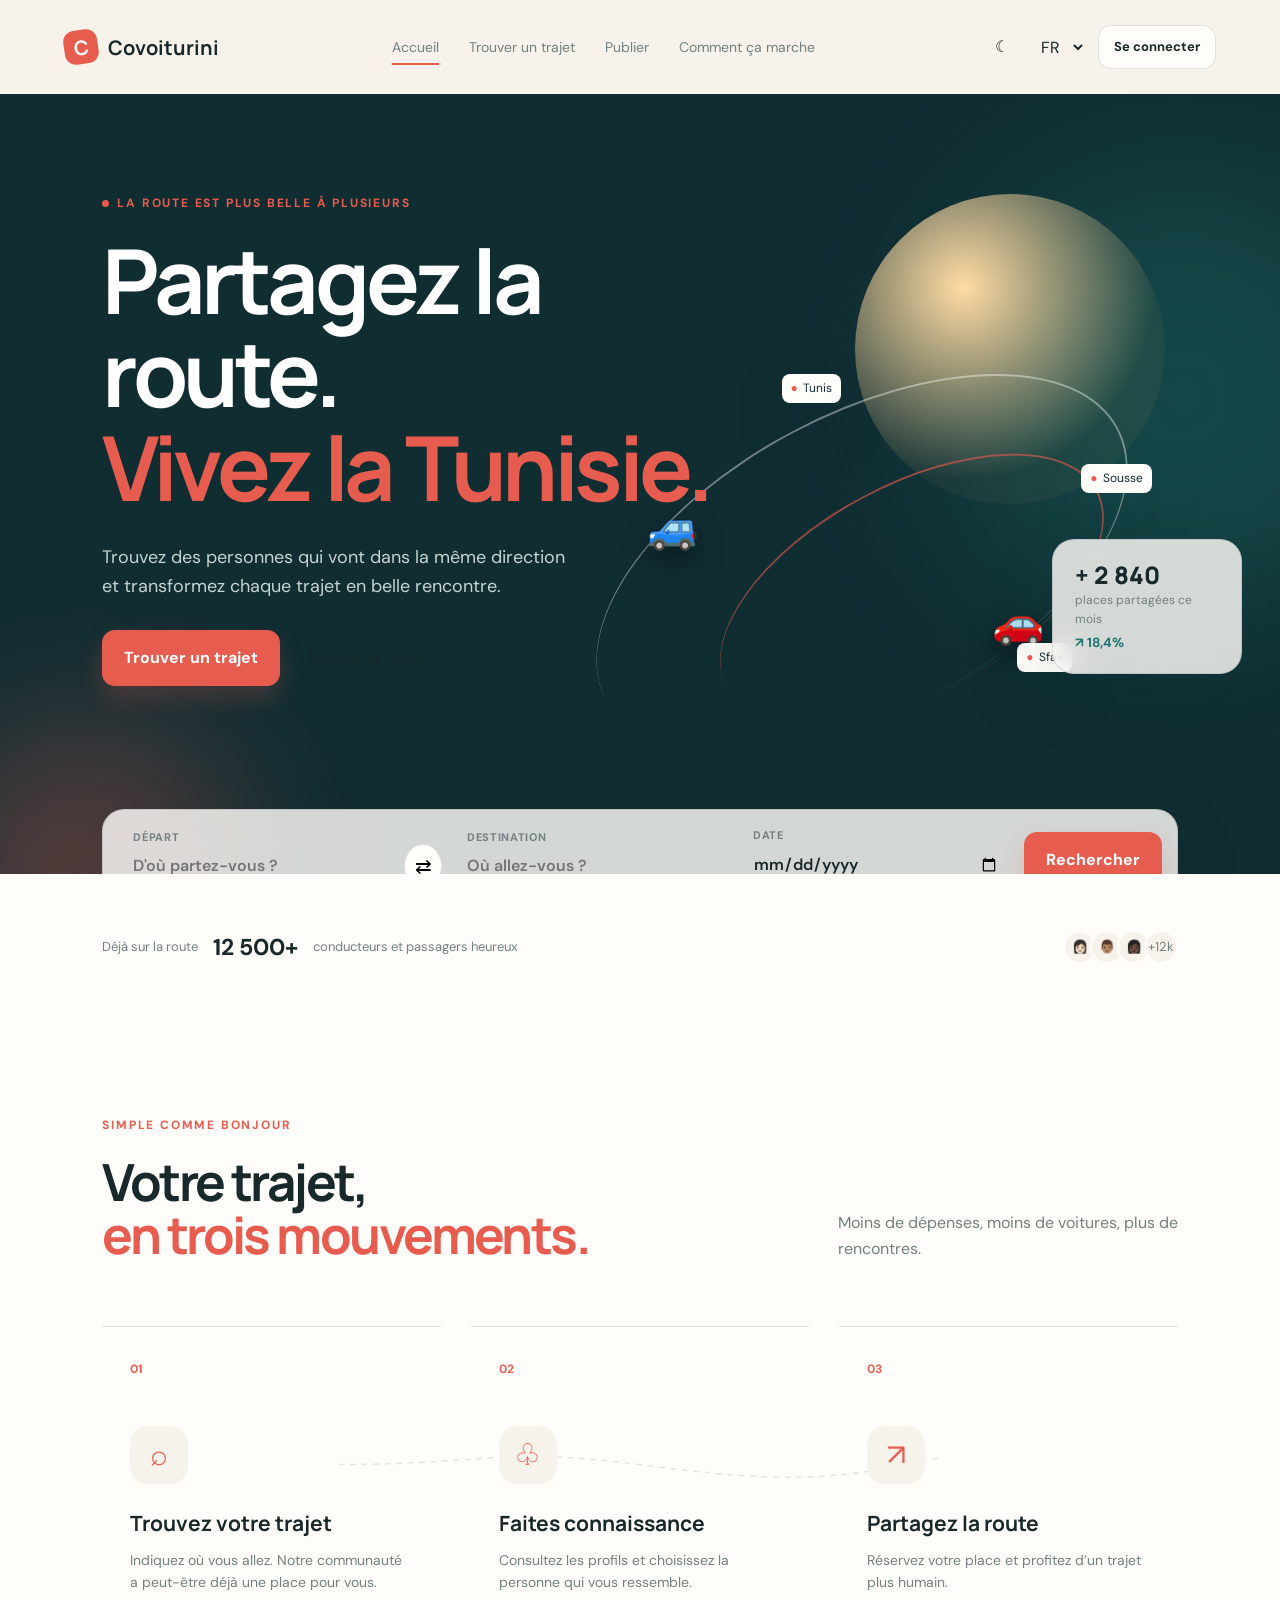
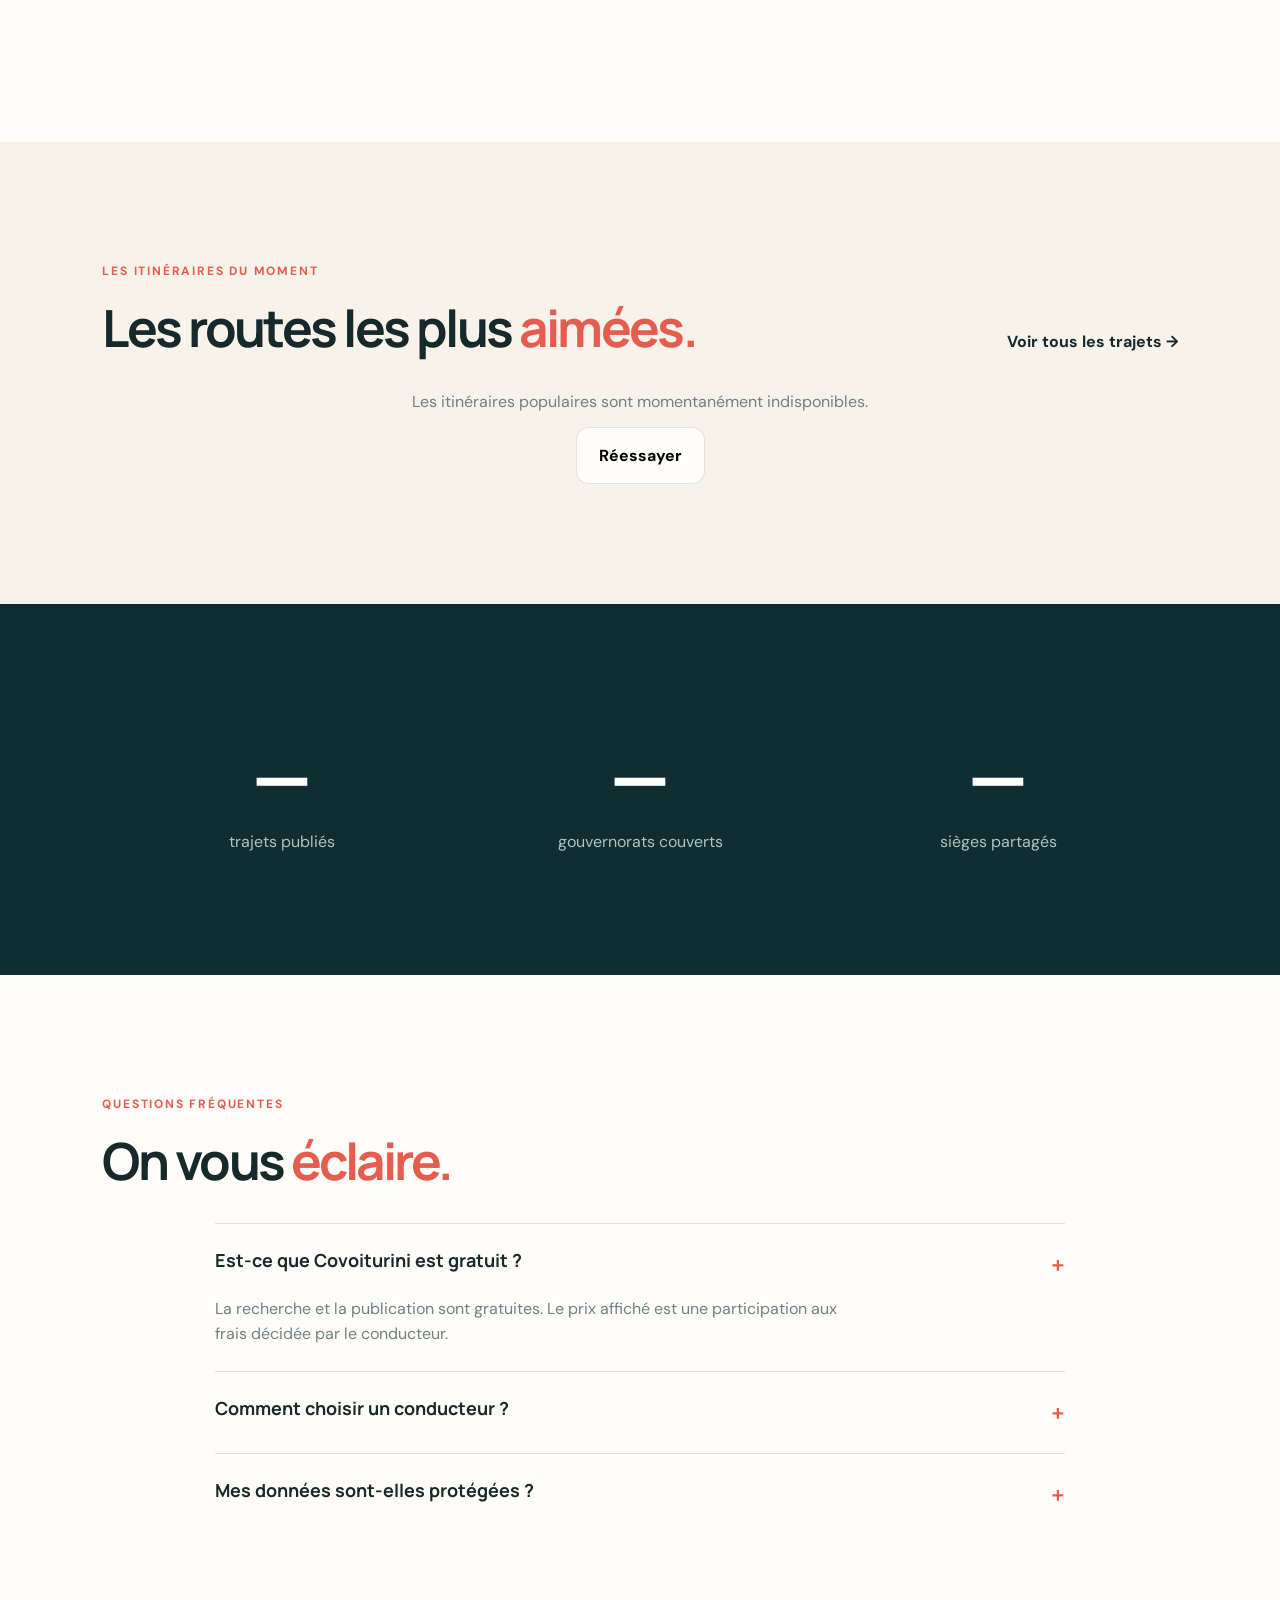
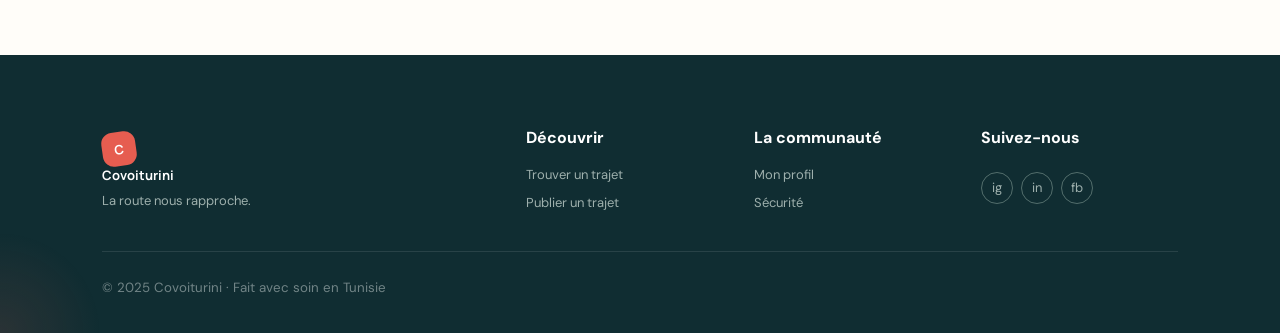
<file: index.html>
<!doctype html>
<html lang="fr">
<head>
  <meta charset="UTF-8">
  <meta name="viewport" content="width=device-width, initial-scale=1">
  <meta name="description" content="Covoiturini — partagez vos trajets en Tunisie.">
  <title>Covoiturini — Partageons la route</title>
  <link rel="preconnect" href="https://fonts.googleapis.com">
  <link rel="preconnect" href="https://fonts.gstatic.com" crossorigin>
  <link href="https://fonts.googleapis.com/css2?family=Cairo:wght@400;600;700&family=DM+Sans:wght@400;500;600;700&family=Manrope:wght@700;800&display=swap" rel="stylesheet">
  <link rel="stylesheet" href="css/style.css">
  <link rel="stylesheet" href="css/animations.css">
  <link rel="stylesheet" href="css/responsive.css">
</head>
<body data-page="home">
  <a class="skip-link" href="#main-content">Aller au contenu</a>
  <div class="preloader" aria-label="Chargement"><span class="preloader__car">🚙</span><span class="preloader__line"></span></div>
  <header class="site-header" data-header>
    <a class="brand" href="index.html"><span class="brand__mark">C</span><span>Covoiturini</span></a>
    <nav class="nav" data-nav aria-label="Navigation principale">
      <a class="nav__link is-active" href="index.html" data-i18n="nav.home">Accueil</a>
      <a class="nav__link" href="search.html" data-i18n="nav.find">Trouver un trajet</a>
      <a class="nav__link" href="publish.html" data-i18n="nav.publish">Publier</a>
      <a class="nav__link" href="#how" data-i18n="nav.how">Comment ça marche</a>
    </nav>
    <div class="header-actions">
      <button class="icon-button" data-theme-toggle aria-label="Changer de thème">☾</button>
      <select class="language-select" data-language aria-label="Langue"><option value="fr">FR</option><option value="ar">AR</option><option value="en">EN</option></select>
      <a class="button button--small button--ghost hide-mobile" href="login.html" data-i18n="nav.login">Se connecter</a>
      <button class="menu-button" data-menu-button aria-label="Ouvrir le menu"><i></i><i></i></button>
    </div>
  </header>
  <div class="mobile-menu" data-mobile-menu>
    <a href="index.html">Accueil</a><a href="search.html">Trouver un trajet</a><a href="publish.html">Publier</a><a href="#how">Comment ça marche</a>
  </div>

  <main id="main-content">
    <section class="hero section">
      <div class="hero__blob hero__blob--one"></div><div class="hero__blob hero__blob--two"></div>
      <div class="hero__content reveal">
        <p class="eyebrow"><span class="eyebrow__dot"></span><span data-i18n="hero.eyebrow">La route est plus belle à plusieurs</span></p>
        <h1 class="hero__title" data-i18n="hero.title">Partagez la route.<br><em>Vivez la Tunisie.</em></h1>
        <p class="hero__text" data-i18n="hero.text">Trouvez des personnes qui vont dans la même direction et transformez chaque trajet en belle rencontre.</p>
        <div class="hero__actions"><a class="button button--primary magnetic" href="search.html" data-i18n="hero.cta">Trouver un trajet <span>↗</span></a><a class="text-link" href="publish.html" data-i18n="hero.publish">Publier le mien <span>→</span></a></div>
      </div>
      <div class="hero__visual reveal reveal--delay">
        <div class="hero__sun"></div><div class="route route--main"></div><div class="route route--secondary"></div>
        <div class="car car--one">🚙</div><div class="car car--two">🚗</div><div class="map-pin map-pin--tunis">Tunis</div><div class="map-pin map-pin--sousse">Sousse</div><div class="map-pin map-pin--sfax">Sfax</div>
        <div class="hero__card glass"><strong>+ 2 840</strong><span>places partagées ce mois</span><small>↗ 18,4%</small></div>
      </div>
      <form class="search-card glass reveal" data-search-form>
        <div class="search-card__field"><label for="from" data-i18n="search.from">Départ</label><input id="from" name="from" list="cities" placeholder="D'où partez-vous ?" required></div>
        <button class="swap-button" type="button" data-swap aria-label="Inverser le trajet">⇄</button>
        <div class="search-card__field"><label for="to" data-i18n="search.to">Destination</label><input id="to" name="to" list="cities" placeholder="Où allez-vous ?" required></div>
        <div class="search-card__field search-card__field--date"><label for="date" data-i18n="search.date">Date</label><input id="date" name="date" type="date"></div>
        <button class="button button--primary search-card__submit" type="submit" data-i18n="search.button">Rechercher <span>↗</span></button>
      </form>
      <datalist id="cities"><option>Tunis</option><option>Ariana</option><option>Manouba</option><option>Sousse</option><option>Sfax</option><option>Gabès</option><option>Nabeul</option><option>Bizerte</option><option>Monastir</option><option>Kairouan</option></datalist>
    </section>

    <section class="trust-strip"><span>Déjà sur la route</span><strong>12 500+</strong><span>conducteurs et passagers heureux</span><div class="avatars"><i>👩🏻</i><i>👨🏽</i><i>👩🏿</i><i>+12k</i></div></section>

    <section class="section section--light" id="how">
      <div class="section-heading reveal"><div><p class="eyebrow">Simple comme bonjour</p><h2 data-i18n="how.title">Votre trajet,<br><em>en trois mouvements.</em></h2></div><p data-i18n="how.text">Moins de dépenses, moins de voitures, plus de rencontres. Covoiturini rend le partage naturel.</p></div>
      <div class="steps">
        <svg class="steps__line" viewBox="0 0 900 80" aria-hidden="true"><path d="M30 45 C230 45,260 20,450 45 S720 70,870 35"/></svg>
        <article class="step reveal"><span class="step__number">01</span><div class="step__icon">⌕</div><h3 data-i18n="how.one.title">Trouvez votre trajet</h3><p data-i18n="how.one.text">Indiquez où vous allez. Notre communauté a peut-être déjà une place pour vous.</p></article>
        <article class="step reveal reveal--delay"><span class="step__number">02</span><div class="step__icon">♧</div><h3 data-i18n="how.two.title">Faites connaissance</h3><p data-i18n="how.two.text">Consultez les profils, les avis et choisissez la personne qui vous ressemble.</p></article>
        <article class="step reveal reveal--delay-2"><span class="step__number">03</span><div class="step__icon">↗</div><h3 data-i18n="how.three.title">Partagez la route</h3><p data-i18n="how.three.text">Réservez votre place et profitez d'un trajet plus humain et plus léger.</p></article>
      </div>
    </section>

    <section class="section routes-section">
      <div class="section-heading section-heading--compact reveal"><div><p class="eyebrow">Les itinéraires du moment</p><h2>Les routes les plus <em>aimées.</em></h2></div><a class="text-link" href="search.html">Voir tous les trajets →</a></div>
      <div class="route-grid" data-popular-routes><div class="skeleton-card" aria-label="Chargement des itinéraires"></div><div class="skeleton-card" aria-label="Chargement des itinéraires"></div><div class="skeleton-card" aria-label="Chargement des itinéraires"></div></div>
      <div class="data-state" data-popular-state></div>
    </section>

    <section class="stats section section--dark">
      <div class="stat reveal"><strong data-stat="rides_published">—</strong><span>trajets publiés</span></div><div class="stat reveal reveal--delay"><strong data-stat="cities_covered">—</strong><span>gouvernorats couverts</span></div><div class="stat reveal reveal--delay-2"><strong data-stat="seats_shared">—</strong><span>sièges partagés</span></div>
    </section>

    <section class="section faq-section"><div class="section-heading section-heading--compact reveal"><div><p class="eyebrow">Questions fréquentes</p><h2>On vous <em>éclaire.</em></h2></div></div><div class="faq reveal"><details open><summary>Est-ce que Covoiturini est gratuit ? <span>+</span></summary><p>La recherche et la publication sont gratuites. Le prix affiché est une participation aux frais décidée par le conducteur.</p></details><details><summary>Comment choisir un conducteur ? <span>+</span></summary><p>Chaque profil présente ses informations et ses évaluations. Vous gardez toujours le choix de confirmer ou non.</p></details><details><summary>Mes données sont-elles protégées ? <span>+</span></summary><p>Votre numéro reste masqué jusqu'à ce que vous décidiez de le partager avec l'autre membre.</p></details></div></section>
  </main>
  <footer class="footer"><div class="footer__brand"><a class="brand" href="index.html"><span class="brand__mark">C</span><span>Covoiturini</span></a><p>La route nous rapproche.</p></div><div><h4>Découvrir</h4><a href="search.html">Trouver un trajet</a><a href="publish.html">Publier un trajet</a></div><div><h4>La communauté</h4><a href="profile.html">Mon profil</a><a href="#">Sécurité</a></div><div><h4>Suivez-nous</h4><div class="socials"><a href="#">ig</a><a href="#">in</a><a href="#">fb</a></div></div><small>© 2025 Covoiturini · Fait avec soin en Tunisie</small></footer>
  <script src="js/i18n.js"></script><script src="js/animations.js"></script><script src="js/api.js"></script><script src="js/home.js"></script><script src="js/main.js"></script>
</body>
</html>
</file>
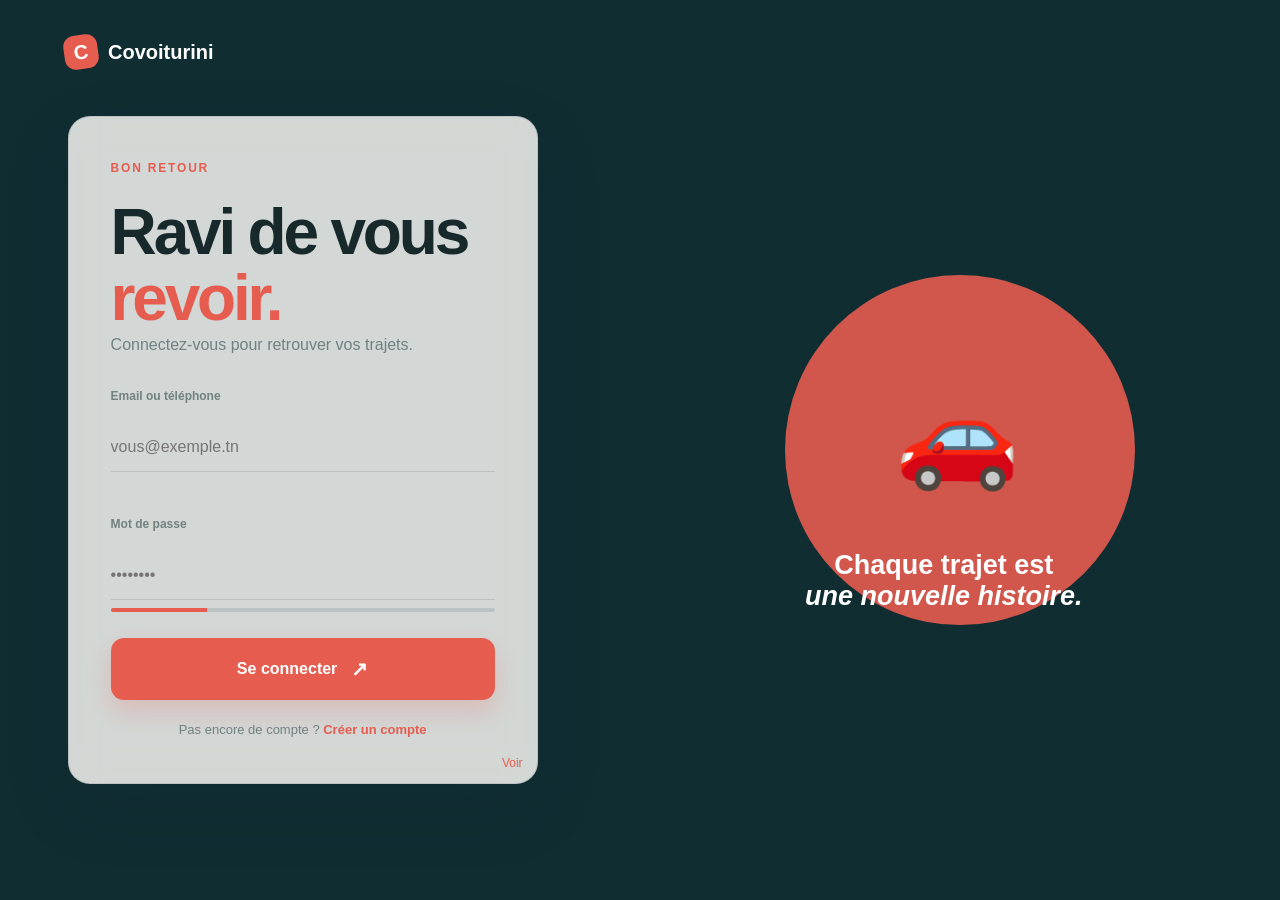
<file: login.html>
<!doctype html>
<html lang="fr">
<head>
  <meta charset="UTF-8"><meta name="viewport" content="width=device-width,initial-scale=1">
  <meta name="theme-color" content="#102d32"><title>Connexion — Covoiturini</title>
  <link rel="stylesheet" href="css/style.css"><link rel="stylesheet" href="css/animations.css"><link rel="stylesheet" href="css/responsive.css">
</head>
<body data-page="auth">
  <a class="skip-link" href="#main-content">Aller au contenu</a>
  <main class="auth-page" id="main-content">
    <a class="brand auth-brand" href="index.html" aria-label="Covoiturini - accueil"><span class="brand__mark" aria-hidden="true">C</span><span>Covoiturini</span></a>
    <div class="auth-card glass">
      <p class="eyebrow">Bon retour</p><h1>Ravi de vous <em>revoir.</em></h1>
      <p class="muted">Connectez-vous pour retrouver vos trajets.</p>
      <form data-auth-form data-auth-mode="login" novalidate>
        <label for="login-identifier">Email ou téléphone</label>
        <input id="login-identifier" required name="identifier" type="text" autocomplete="username" placeholder="vous@exemple.tn" aria-describedby="login-identifier-error">
        <p class="field-error" id="login-identifier-error" data-field-error="identifier"></p>
        <label for="login-password">Mot de passe</label>
        <input id="login-password" required name="password" type="password" autocomplete="current-password" placeholder="••••••••" aria-describedby="login-password-error">
        <p class="field-error" id="login-password-error" data-field-error="password"></p>
        <button class="button button--primary button--full" type="submit" data-submit-button>Se connecter <span aria-hidden="true">↗</span></button>
      </form>
      <p class="auth-switch">Pas encore de compte ? <a href="register.html">Créer un compte</a></p>
    </div>
    <div class="auth-art" aria-hidden="true"><div class="auth-art__circle"></div><span>🚗</span><p>Chaque trajet est<br><em>une nouvelle histoire.</em></p></div>
  </main>
  <script src="js/api.js"></script><script src="js/auth.js"></script><script src="js/i18n.js"></script><script src="js/main.js"></script>
</body>
</html>
</file>
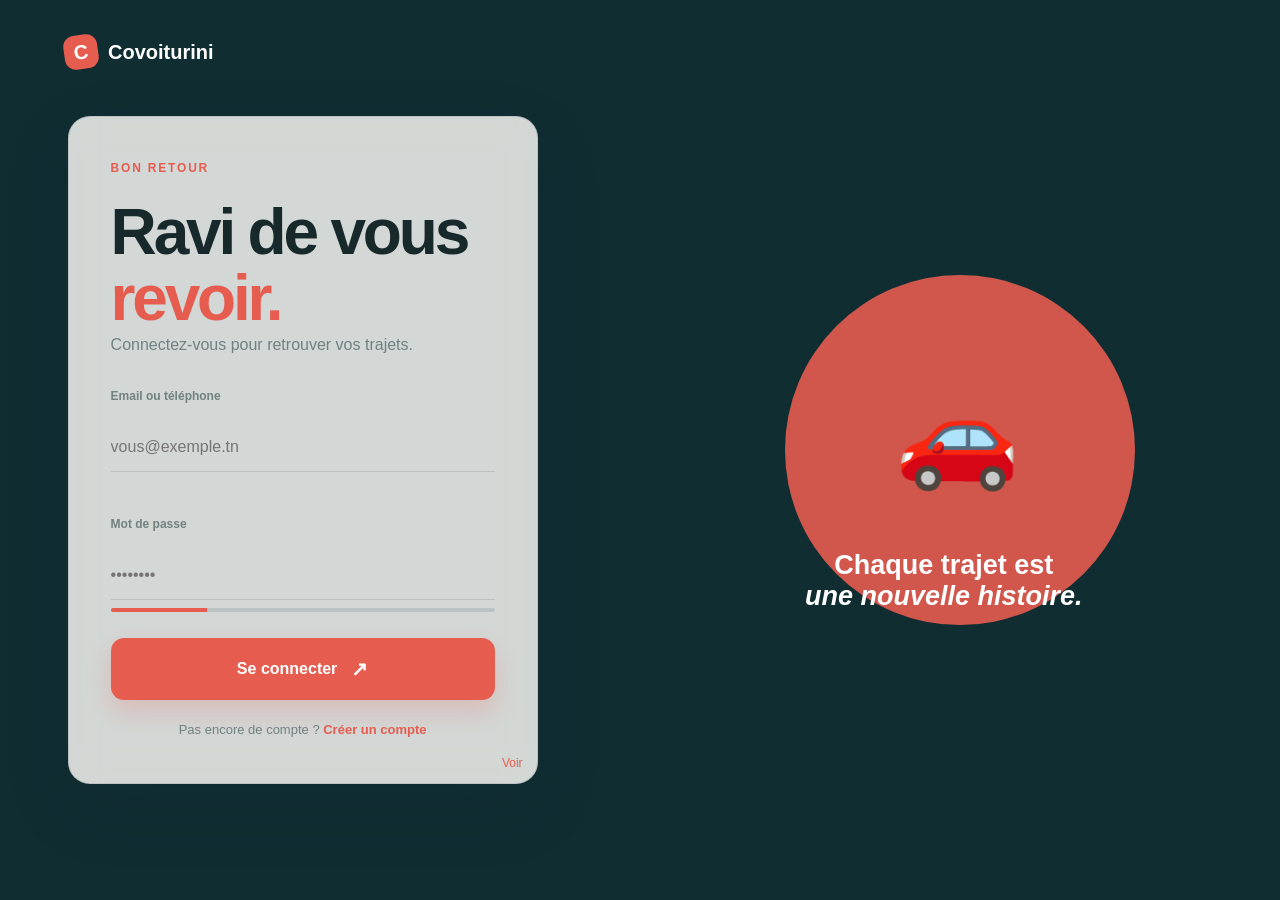
<file: profile.html>
<!doctype html><html lang="fr"><head><meta charset="UTF-8"><meta name="viewport" content="width=device-width,initial-scale=1"><title>Mon profil — Covoiturini</title><link rel="stylesheet" href="css/style.css"><link rel="stylesheet" href="css/animations.css"><link rel="stylesheet" href="css/responsive.css"></head><body data-page="profile"><header class="site-header"><a class="brand" href="index.html"><span class="brand__mark">C</span><span>Covoiturini</span></a><nav class="nav"><a class="nav__link" href="index.html">Accueil</a><a class="nav__link" href="search.html">Trouver un trajet</a><a class="nav__link" href="publish.html">Publier</a></nav><div class="header-actions"><button class="icon-button" data-theme-toggle>☾</button><button class="button button--small button--ghost" data-logout>Se déconnecter</button></div></header><main class="profile-page" data-profile><section class="profile-hero glass"><div class="avatar avatar--large" data-profile-initial>A</div><div><p class="eyebrow">Votre espace</p><h1 data-profile-name>Chargement...</h1><p class="muted" data-profile-meta></p></div></section><div class="profile-stats"><div><strong data-profile-ride-count>0</strong><span>trajets publiés</span></div><div><strong data-profile-seats>0</strong><span>places disponibles</span></div><div><strong data-profile-active>0</strong><span>trajets actifs</span></div></div><section class="profile-rides"><div class="section-heading section-heading--compact"><div><p class="eyebrow">Votre activité</p><h2>Vos trajets <em>récents.</em></h2></div><a class="button button--primary button--small" href="publish.html">+ Publier</a></div><div data-profile-rides><p class="muted">Chargement de vos trajets...</p></div></section></main><script src="js/api.js"></script><script src="js/profile.js"></script><script src="js/main.js"></script></body></html>
</file>
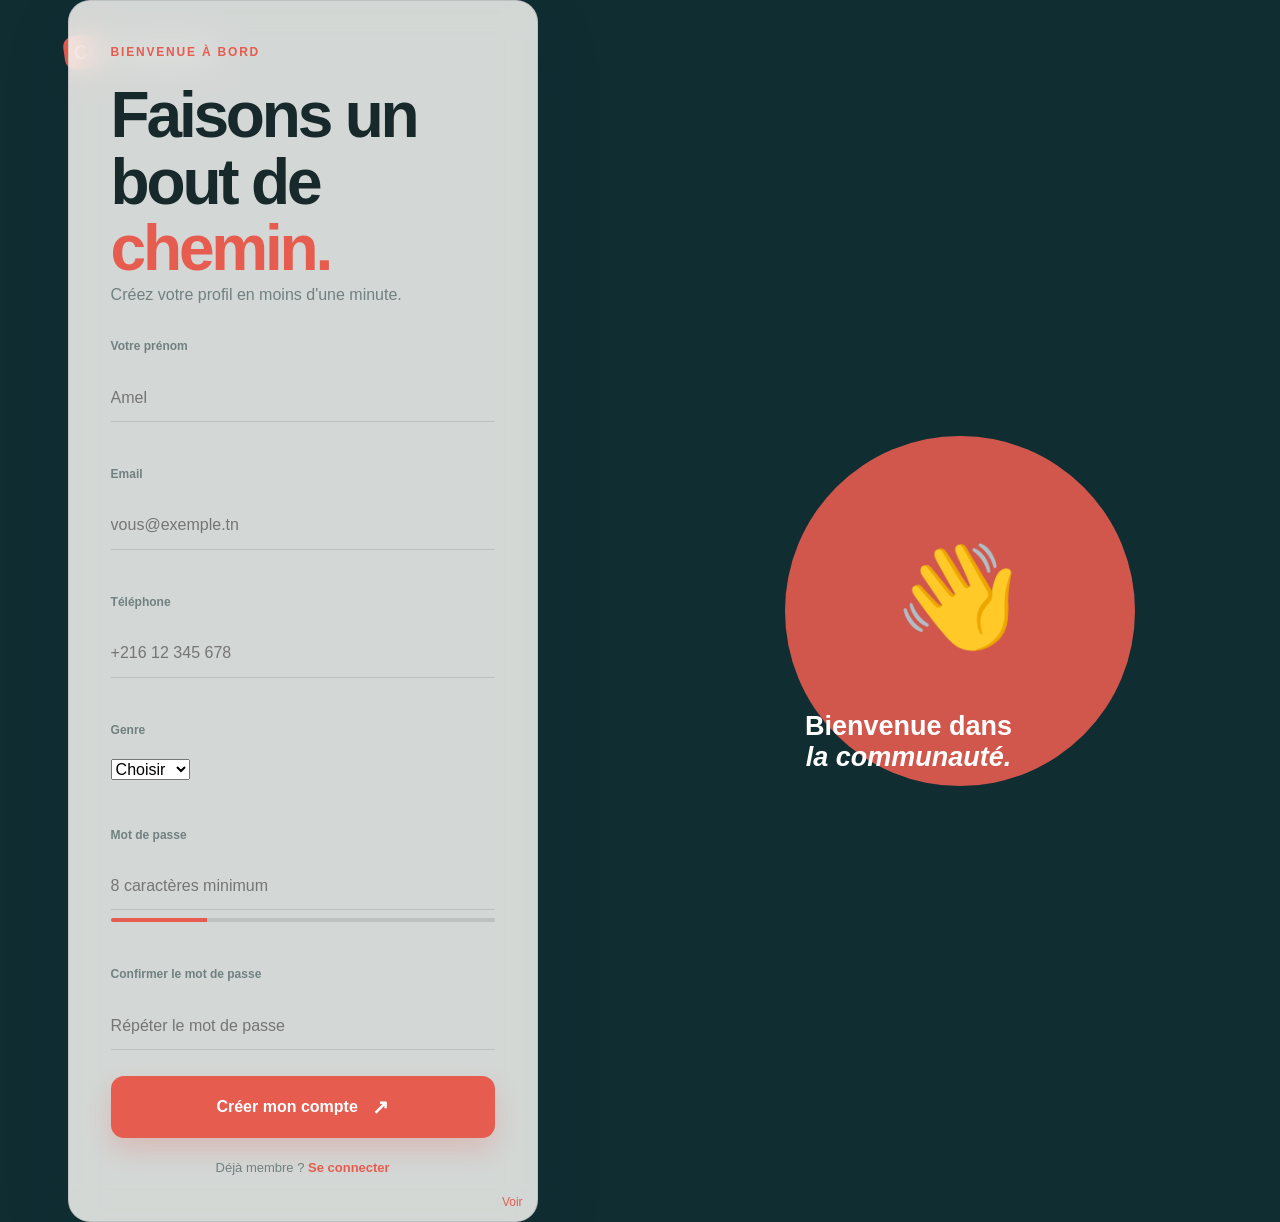
<file: register.html>
<!doctype html>
<html lang="fr">
<head>
  <meta charset="UTF-8"><meta name="viewport" content="width=device-width,initial-scale=1">
  <meta name="theme-color" content="#102d32"><title>Inscription — Covoiturini</title>
  <link rel="stylesheet" href="css/style.css"><link rel="stylesheet" href="css/animations.css"><link rel="stylesheet" href="css/responsive.css">
</head>
<body data-page="auth">
  <a class="skip-link" href="#main-content">Aller au contenu</a>
  <main class="auth-page" id="main-content">
    <a class="brand auth-brand" href="index.html" aria-label="Covoiturini - accueil"><span class="brand__mark" aria-hidden="true">C</span><span>Covoiturini</span></a>
    <div class="auth-card glass">
      <p class="eyebrow">Bienvenue à bord</p><h1>Faisons un bout de <em>chemin.</em></h1>
      <p class="muted">Créez votre profil en moins d'une minute.</p>
      <form data-auth-form data-auth-mode="register" novalidate>
        <label for="register-name">Votre prénom</label>
        <input id="register-name" required name="name" minlength="2" maxlength="120" autocomplete="given-name" placeholder="Amel" aria-describedby="register-name-error"><p class="field-error" id="register-name-error" data-field-error="name"></p>
        <label for="register-email">Email</label>
        <input id="register-email" required name="email" type="email" maxlength="190" autocomplete="email" placeholder="vous@exemple.tn" aria-describedby="register-email-error"><p class="field-error" id="register-email-error" data-field-error="email"></p>
        <label for="register-phone">Téléphone</label>
        <input id="register-phone" required name="phone" inputmode="tel" autocomplete="tel" pattern="(?:\+216\s?)?[234579][0-9]{7}" placeholder="+216 12 345 678" aria-describedby="register-phone-error"><p class="field-error" id="register-phone-error" data-field-error="phone"></p>
        <label for="register-gender">Genre</label>
        <select id="register-gender" required name="gender" autocomplete="sex" aria-describedby="register-gender-error"><option value="">Choisir</option><option value="female">Femme</option><option value="male">Homme</option></select><p class="field-error" id="register-gender-error" data-field-error="gender"></p>
        <label for="register-password">Mot de passe</label>
        <input id="register-password" required name="password" type="password" minlength="8" maxlength="72" autocomplete="new-password" placeholder="8 caractères minimum" aria-describedby="register-password-error"><p class="field-error" id="register-password-error" data-field-error="password"></p>
        <label for="register-password-confirm">Confirmer le mot de passe</label>
        <input id="register-password-confirm" required name="password_confirm" type="password" minlength="8" maxlength="72" autocomplete="new-password" placeholder="Répéter le mot de passe" aria-describedby="register-password-confirm-error"><p class="field-error" id="register-password-confirm-error" data-field-error="password_confirm"></p>
        <button class="button button--primary button--full" type="submit" data-submit-button>Créer mon compte <span aria-hidden="true">↗</span></button>
      </form>
      <p class="auth-switch">Déjà membre ? <a href="login.html">Se connecter</a></p>
    </div>
    <div class="auth-art" aria-hidden="true"><div class="auth-art__circle"></div><span>👋</span><p>Bienvenue dans<br><em>la communauté.</em></p></div>
  </main>
  <script src="js/api.js"></script><script src="js/auth.js"></script><script src="js/i18n.js"></script><script src="js/main.js"></script>
</body>
</html>
</file>
<file: css/style.css>
:root{--navy:#102d32;--navy-2:#173e42;--teal:#1f7771;--coral:#e65d50;--coral-2:#f07c66;--gold:#e7ad55;--cream:#f7f3eb;--paper:#fffdf9;--ink:#17292b;--muted:#718080;--line:rgba(16,45,50,.12);--shadow:0 24px 70px rgba(16,45,50,.12);--radius:22px;--display:'Manrope',sans-serif;--body:'DM Sans',sans-serif}*{box-sizing:border-box}html{scroll-behavior:smooth}body{margin:0;background:var(--cream);color:var(--ink);font:16px/1.6 var(--body);overflow-x:hidden}body.dark{--cream:#0d2226;--paper:#143136;--ink:#f7f3eb;--muted:#a9baba;--line:rgba(255,255,255,.12);--shadow:0 24px 70px rgba(0,0,0,.25)}a{color:inherit;text-decoration:none}button,input,select{font:inherit}button{cursor:pointer;border:0}h1,h2,h3,h4,p{margin:0}h1,h2{font-family:var(--display);line-height:1.04;letter-spacing:-.05em}h1{font-size:clamp(3.2rem,7vw,6.7rem)}h2{font-size:clamp(2.4rem,4vw,4.2rem)}h1 em,h2 em,.page-intro em{color:var(--coral);font-style:normal}.site-header{position:relative;z-index:10;max-width:1320px;margin:auto;padding:25px 5vw;display:flex;align-items:center;justify-content:space-between;gap:25px;transition:.3s}.site-header.is-scrolled{position:sticky;top:0;background:color-mix(in srgb,var(--cream) 86%,transparent);backdrop-filter:blur(16px);box-shadow:0 1px 0 var(--line)}.brand{font:bold 20px var(--display);display:flex;align-items:center;gap:10px;white-space:nowrap}.brand__mark{display:grid;place-items:center;width:34px;height:34px;border-radius:11px;background:var(--coral);color:white;transform:rotate(-8deg)}.nav{display:flex;gap:30px}.nav__link{font-size:14px;color:var(--muted);position:relative}.nav__link:after{content:'';position:absolute;left:0;bottom:-7px;width:0;height:2px;background:var(--coral);transition:.3s}.nav__link:hover:after,.nav__link.is-active:after{width:100%}.header-actions{display:flex;align-items:center;gap:12px}.icon-button,.language-select{background:transparent;color:inherit;padding:8px}.language-select{border:0}.button{display:inline-flex;justify-content:center;align-items:center;gap:14px;padding:15px 22px;border-radius:13px;font-weight:700;transition:transform .25s,box-shadow .25s}.button:hover{transform:translateY(-3px)}.button span{font-size:20px}.button--primary{background:var(--coral);color:#fff;box-shadow:0 12px 25px rgba(230,93,80,.22)}.button--ghost{border:1px solid var(--line);background:var(--paper)}.button--small{padding:10px 15px;font-size:13px}.button--full{width:100%}.text-link{color:var(--ink);font-weight:700}.text-link span{color:var(--coral);font-size:22px;margin-left:7px}.text-button{background:none;color:var(--coral);font-weight:700}.section{padding:120px 8vw;position:relative}.hero{min-height:780px;padding-top:100px;background:var(--navy);color:#fff;isolation:isolate;overflow:hidden}.hero__blob{position:absolute;border-radius:50%;filter:blur(80px);opacity:.35;z-index:-1}.hero__blob--one{width:450px;height:450px;background:var(--teal);top:10%;right:-10%}.hero__blob--two{width:300px;height:300px;background:var(--coral);bottom:-20%;left:-5%}.hero__content{max-width:640px;position:relative;z-index:2}.eyebrow{font-size:12px;text-transform:uppercase;letter-spacing:.15em;font-weight:700;color:var(--coral);margin-bottom:20px}.eyebrow__dot{display:inline-block;width:7px;height:7px;background:var(--coral);border-radius:50%;margin-right:8px}.hero__text{color:#c6d3d0;max-width:480px;font-size:18px;margin:30px 0}.hero__actions{display:flex;align-items:center;gap:28px}.hero__visual{position:absolute;width:50%;height:520px;right:3%;top:100px}.hero__sun{width:310px;height:310px;position:absolute;right:12%;top:0;border-radius:50%;background:radial-gradient(circle at 35% 30%,#ffdca4,rgba(231,173,85,.05) 65%)}.route{position:absolute;border:2px solid rgba(255,255,255,.4);border-left:0;border-bottom:0;border-radius:50%;transform:rotate(-28deg)}.route--main{width:580px;height:300px;top:220px;left:-30px}.route--secondary{width:420px;height:210px;top:290px;left:100px;border-color:rgba(230,93,80,.6)}.car{position:absolute;font-size:42px;filter:drop-shadow(0 10px 12px #071a1d);animation:drive 8s linear infinite}.car--one{top:300px;left:45px}.car--two{top:395px;left:390px;animation-delay:-4s}.map-pin{position:absolute;background:var(--paper);color:var(--navy);font-size:12px;padding:5px 9px;border-radius:8px;box-shadow:var(--shadow)}.map-pin:before{content:'●';color:var(--coral);margin-right:5px}.map-pin--tunis{top:180px;left:180px}.map-pin--sousse{top:270px;right:90px}.map-pin--sfax{bottom:42px;right:170px}.hero__card{position:absolute;right:0;bottom:40px;padding:18px 22px;width:190px;color:var(--ink)}.glass{background:color-mix(in srgb,var(--paper) 82%,transparent);backdrop-filter:blur(16px);border:1px solid var(--line);box-shadow:var(--shadow);border-radius:var(--radius)}.hero__card strong{display:block;font:800 24px var(--display)}.hero__card span{display:block;font-size:12px;color:var(--muted)}.hero__card small{color:var(--teal);font-weight:bold}.search-card{position:absolute;z-index:3;bottom:-30px;left:8vw;right:8vw;padding:15px;display:flex;align-items:end;gap:10px;color:var(--ink)}.search-card__field{flex:1;padding:2px 15px}.search-card__field label,.publish-form label,.filters label{display:block;font-size:11px;color:var(--muted);font-weight:700;text-transform:uppercase;letter-spacing:.06em}.search-card input,.publish-form input,.filters input,.filters select{display:block;border:0;background:transparent;color:var(--ink);outline:0;width:100%;padding:7px 0;font-weight:600}.swap-button{border:1px solid var(--line);background:var(--paper);width:38px;height:38px;border-radius:50%;font-size:20px;transition:.3s}.swap-button:hover{transform:rotate(180deg)}.search-card__submit{white-space:nowrap}.trust-strip{padding:55px 8vw 30px;background:var(--paper);display:flex;align-items:center;gap:15px;color:var(--muted);font-size:13px}.trust-strip strong{color:var(--ink);font-size:23px}.avatars{display:flex;margin-left:auto}.avatars i{font-style:normal;width:34px;height:34px;border-radius:50%;display:grid;place-items:center;background:var(--cream);border:2px solid var(--paper);margin-left:-7px;font-size:13px}.section--light{background:var(--paper)}.section-heading{display:flex;justify-content:space-between;align-items:end;gap:40px;margin-bottom:65px}.section-heading>p{max-width:340px;color:var(--muted)}.section-heading--compact{margin-bottom:35px}.steps{display:grid;grid-template-columns:repeat(3,1fr);gap:30px}.step{position:relative;padding:28px;border-top:1px solid var(--line)}.step__number{font:700 12px var(--body);color:var(--coral)}.step__icon{width:58px;height:58px;display:grid;place-items:center;margin:45px 0 25px;border-radius:18px;background:var(--cream);color:var(--coral);font-size:30px}.step h3{font:700 21px var(--display);margin-bottom:12px}.step p,.route-card p{color:var(--muted);font-size:14px}.routes-section{background:var(--cream)}.route-grid{display:grid;grid-template-columns:repeat(3,1fr);gap:18px}.route-card{padding:28px;min-height:230px;border-radius:var(--radius);background:var(--paper);transition:.3s;position:relative;overflow:hidden}.route-card:hover{transform:rotate(-1deg) translateY(-7px);box-shadow:var(--shadow)}.route-card--coral{background:var(--coral);color:#fff}.route-card--gold{background:var(--gold);color:var(--navy)}.route-card__top{display:flex;justify-content:space-between;font-size:11px;letter-spacing:.12em;opacity:.65}.route-card h3{font:700 25px var(--display);margin:52px 0 8px}.route-card h3 span{color:var(--coral)}.route-card strong{position:absolute;bottom:25px;font-size:13px}.route-card--coral h3 span{color:#ffd4c8}.stats{background:var(--navy);color:#fff;display:grid;grid-template-columns:repeat(3,1fr);text-align:center}.stat strong{font:800 clamp(3rem,6vw,5.5rem) var(--display);display:block}.stat span{color:#afc3c0}.faq-section{background:var(--paper)}.faq{max-width:850px;margin:auto}.faq details{border-top:1px solid var(--line);padding:24px 0}.faq summary{list-style:none;display:flex;justify-content:space-between;cursor:pointer;font:700 18px var(--display)}.faq summary::-webkit-details-marker{display:none}.faq summary span{color:var(--coral);font-size:24px}.faq p{color:var(--muted);max-width:650px;padding-top:15px}.footer{padding:70px 8vw 35px;background:var(--navy);color:#d5e0dc;display:grid;grid-template-columns:2fr 1fr 1fr 1fr;gap:30px}.footer .brand{color:#fff}.footer p,.footer a{color:#9eb0ad;font-size:13px}.footer h4{color:#fff;margin-bottom:15px}.footer a{display:block;margin:7px 0}.footer small{grid-column:1/-1;color:#718486;border-top:1px solid rgba(255,255,255,.1);padding-top:25px}.socials{display:flex;gap:8px}.socials a{border:1px solid #536e6c;border-radius:50%;width:32px;height:32px;display:grid;place-items:center}.page-intro,.form-intro{max-width:760px;margin:50px auto 45px;padding:0 5vw}.page-intro h1,.form-intro h1{font-size:clamp(3rem,6vw,5.5rem)}.page-intro>p:last-child,.form-intro>p:last-child{color:var(--muted);margin-top:20px}.search-page,.form-page,.profile-page,.ride-page{min-height:calc(100vh - 90px);padding-bottom:100px}.search-layout{display:grid;grid-template-columns:280px 1fr 1.3fr;gap:25px;max-width:1400px;margin:auto;padding:0 5vw}.filters{padding:22px;height:max-content}.filter-head,.results__head{display:flex;justify-content:space-between;align-items:start}.filters h2{font:700 19px var(--display);margin-bottom:20px}.filters label{padding:15px 0;border-bottom:1px solid var(--line)}.filters input[type=range]{accent-color:var(--coral)}.filters output{float:right;color:var(--coral)}.results__head h2{font:700 24px var(--display)}.muted{color:var(--muted)}.sort-select{border:1px solid var(--line);background:var(--paper);padding:8px;border-radius:8px;color:var(--ink)}.ride-list{display:grid;gap:12px;margin-top:20px}.ride-card{padding:19px;background:var(--paper);border:1px solid var(--line);border-radius:16px;transition:.25s;cursor:pointer}.ride-card:hover{border-color:var(--coral);transform:translateX(4px)}.ride-card__top,.ride-card__bottom{display:flex;justify-content:space-between;align-items:center}.ride-card__route{font:700 17px var(--display)}.ride-card__route span{color:var(--coral);padding:0 5px}.ride-card__meta{color:var(--muted);font-size:12px;margin:8px 0}.price{font:800 23px var(--display);color:var(--coral)}.price small{font:12px var(--body)}.avatar{width:38px;height:38px;border-radius:50%;display:grid;place-items:center;background:#f2c4a4;color:var(--navy);font-weight:bold}.ride-card__driver{display:flex;gap:8px;align-items:center;font-size:12px}.map-placeholder,.mini-map{min-height:500px;position:relative;overflow:hidden;border-radius:var(--radius);background:#d7e5df}.map-grid{position:absolute;inset:0;background-image:linear-gradient(30deg,transparent 48%,rgba(31,119,113,.12) 49%,transparent 51%),linear-gradient(130deg,transparent 48%,rgba(31,119,113,.12) 49%,transparent 51%);background-size:70px 70px}.map-road{position:absolute;border:10px solid rgba(255,255,255,.8);border-top:0;border-left:0;border-radius:50%;transform:rotate(-30deg)}.map-road--one{width:80%;height:55%;left:5%;top:22%}.map-road--two{width:60%;height:35%;right:-7%;bottom:0;border-color:rgba(230,93,80,.8)}.map-label{position:absolute;background:#fff;padding:6px 10px;border-radius:7px;font-size:11px;box-shadow:0 5px 15px #8aa59b}.map-label--a{top:25%;left:20%}.map-label--b{top:40%;left:48%}.map-label--c{bottom:20%;right:18%}.map-user-pin{position:absolute;top:43%;left:47%;color:var(--coral);font-size:35px;text-shadow:0 2px 8px #fff}.map-note{position:absolute;bottom:15px;left:15px;background:#ffffffc9;padding:5px 9px;border-radius:6px;font-size:11px}.form-intro{max-width:650px}.publish-form{max-width:650px;margin:auto;padding:35px}.form-step{display:none}.form-step.is-active{display:block;animation:fadeUp .35s}.form-step h2{font-size:30px;margin-bottom:7px}.publish-form label{margin-top:22px}.publish-form input{border-bottom:1px solid var(--line);padding:12px 0}.form-grid{display:grid;grid-template-columns:1fr 1fr;gap:20px}.mini-map{min-height:190px;margin:25px 0;background:#d7e5df}.mini-map>span{position:absolute;left:50%;top:45%;font-size:27px;color:var(--coral);z-index:1}.mini-map p{position:absolute;z-index:1;bottom:10px;left:15px;font-size:11px;color:var(--navy)}.progress{display:flex;align-items:center;margin-top:35px}.progress span{width:30px;height:30px;border-radius:50%;display:grid;place-items:center;background:var(--line);font-size:12px}.progress span.is-active{background:var(--coral);color:#fff}.progress i{height:1px;width:55px;background:var(--line)}.step-actions{display:flex;justify-content:space-between;gap:15px;margin-top:30px}.summary-card{background:var(--navy);color:#fff;border-radius:16px;padding:20px;margin-top:25px}.summary-card span,.summary-card p{color:#b4c6c2;font-size:13px}.summary-card strong{display:block;font:700 23px var(--display);margin:6px 0}.check-row{display:flex!important;align-items:center;gap:8px;font-size:12px!important}.check-row input{width:auto!important}.auth-page{min-height:100vh;display:grid;grid-template-columns:1fr 1fr;background:var(--navy);color:#fff}.auth-brand{position:absolute;top:35px;left:5vw;color:#fff}.auth-card{align-self:center;justify-self:end;width:min(470px,90%);padding:42px;margin-right:8vw;color:var(--ink)}.auth-card h1{font-size:clamp(2.5rem,5vw,4.5rem)}.auth-card form{margin-top:30px}.auth-card label{display:block;font-size:12px;color:var(--muted);font-weight:bold;margin:17px 0}.auth-card input{display:block;width:100%;border:0;border-bottom:1px solid var(--line);padding:11px 0;background:transparent;outline:0;color:var(--ink)}.auth-switch{text-align:center;color:var(--muted);font-size:13px;margin-top:20px}.auth-switch a{color:var(--coral);font-weight:bold}.auth-art{align-self:center;justify-self:center;position:relative;text-align:center}.auth-art__circle{width:350px;height:350px;border-radius:50%;background:var(--coral);opacity:.9}.auth-art>span{font-size:100px;position:absolute;top:80px;left:110px;animation:float 4s ease-in-out infinite}.auth-art p{font:700 27px var(--display);position:absolute;top:275px;left:20px}.profile-page{max-width:1000px;margin:auto;padding:50px 5vw}.profile-hero{display:flex;align-items:center;gap:20px;padding:30px}.profile-hero h1{font-size:35px}.profile-hero button{margin-left:auto}.avatar--large{width:80px;height:80px;font-size:30px}.profile-stats{display:grid;grid-template-columns:repeat(3,1fr);gap:15px;margin:25px 0}.profile-stats div{padding:22px;background:var(--paper);border-radius:16px}.profile-stats strong{display:block;font:700 32px var(--display)}.profile-stats span{color:var(--muted);font-size:12px}.profile-rides{margin-top:55px}.profile-ride{padding:20px;background:var(--paper);border-radius:15px;margin:10px 0;position:relative}.profile-ride__route{font:700 18px var(--display)}.profile-ride__route b{color:var(--coral);padding:0 10px}.profile-ride p{font-size:13px;color:var(--muted)}.status{position:absolute;right:20px;top:22px;color:var(--muted);font-size:12px}.status--active{color:var(--teal)}.ride-page{max-width:1100px;margin:auto;padding:50px 5vw;display:grid;grid-template-columns:1.25fr 1fr;gap:25px}.ride-map{min-height:600px}.ride-details{padding:35px;align-self:center}.ride-details h1{font-size:clamp(2.5rem,5vw,4rem)}.ride-details h1 em{color:var(--coral);font-style:normal}.ride-meta{display:flex;flex-wrap:wrap;gap:15px;color:var(--muted);margin:25px 0}.ride-details hr{border:0;border-top:1px solid var(--line)}.driver{display:flex;align-items:center;gap:12px;margin:25px 0}.driver p{color:var(--muted);font-size:12px}.driver .price{margin-left:auto}.not-found{min-height:100vh;display:grid;place-content:center;text-align:center;padding:30px}.not-found__car{font-size:100px;animation:drive 3s ease-in-out infinite}.not-found h1{font-size:clamp(3rem,7vw,6rem);margin:15px 0}.not-found p{color:var(--muted);margin-bottom:25px}.toast{position:fixed;right:25px;bottom:25px;background:var(--navy);color:#fff;padding:15px 20px;border-radius:12px;transform:translateY(120px);transition:.3s;z-index:20}.toast.is-visible{transform:none}@media(max-width:900px){.hero__visual{opacity:.45;width:100%;right:-20%;}.search-layout{grid-template-columns:250px 1fr}.map-placeholder{display:none}.footer{grid-template-columns:1fr 1fr}.auth-page{grid-template-columns:1fr}.auth-art{display:none}.auth-card{justify-self:center;margin:80px 0 30px}.ride-page{grid-template-columns:1fr}.ride-map{min-height:350px}.nav{gap:15px}}@media(max-width:650px){.site-header{padding:18px 5vw}.nav{display:none}.hide-mobile{display:none}.section{padding:80px 6vw}.hero{padding-top:80px;min-height:750px}.hero__title{font-size:3.3rem}.hero__text{font-size:16px}.hero__visual{top:290px;right:-40%;opacity:.42}.search-card{left:6vw;right:6vw;bottom:25px;display:grid;grid-template-columns:1fr 38px 1fr}.search-card__field--date{grid-column:1/-1}.search-card__submit{grid-column:1/-1}.trust-strip{padding:35px 6vw;flex-wrap:wrap}.trust-strip .avatars{margin-left:0}.section-heading{display:block}.section-heading>p{margin-top:20px}.steps,.route-grid,.stats{grid-template-columns:1fr}.step{padding:20px 0}.step__icon{margin-top:25px}.footer{grid-template-columns:1fr 1fr;padding:55px 6vw}.footer__brand,.footer small{grid-column:1/-1}.search-layout{display:block;padding:0 6vw}.filters{margin-bottom:25px}.form-intro,.page-intro{margin-top:30px}.publish-form{margin:0 6vw;padding:25px}.form-grid{grid-template-columns:1fr}.profile-page{padding:30px 6vw}.profile-hero{display:block}.profile-hero button{margin-top:20px}.profile-stats{gap:8px}.profile-stats div{padding:14px}.profile-stats strong{font-size:24px}.profile-ride__route{font-size:16px}.ride-details{padding:25px}.language-select{display:none}}[dir=rtl]{font-family:'Cairo',var(--body)}[dir=rtl] .nav__link:after{left:auto;right:0}[dir=rtl] .hero__content,[dir=rtl] .section-heading{text-align:right}
[data-page]{min-height:100vh}.form-error{color:var(--coral);font-size:13px;font-weight:600;margin-bottom:12px}
:root{
  --control-height:44px;
  --radius-sm:12px;
  --radius-md:16px;
  --radius-lg:22px;
  --space-1:4px;
  --space-2:8px;
  --space-3:12px;
  --space-4:16px;
  --space-5:24px;
  --space-6:32px;
  --error:#b42318;
  --success:#23856d;
  --focus:#f0b45b;
}
:focus-visible{outline:3px solid var(--focus);outline-offset:3px}
.skip-link{position:fixed;z-index:999;top:8px;left:8px;padding:10px 14px;border-radius:var(--radius-sm);background:var(--paper);color:var(--ink);transform:translateY(-150%)}.skip-link:focus{transform:none}
.button,.icon-button,.swap-button,.language-select,.menu-button,.text-button{min-height:var(--control-height)}
.field-error{min-height:20px;color:var(--error);font-size:12px;margin-top:6px}
.button:disabled,.text-button:disabled{opacity:.55;cursor:not-allowed}
.preloader{position:fixed;inset:0;z-index:99;display:grid;place-content:center;background:var(--navy);color:#fff;transition:opacity .5s,visibility .5s}.preloader.is-done{opacity:0;visibility:hidden;pointer-events:none}.preloader__car{display:block;font-size:42px;text-align:center;animation:drive 1.2s ease-in-out infinite}.preloader__line{display:block;width:180px;height:2px;background:linear-gradient(90deg,transparent,var(--coral),transparent);margin-top:12px}
</file>
<file: css/animations.css>
.reveal{opacity:0;transform:translateY(25px);transition:opacity .7s ease,transform .7s ease}.reveal.is-visible{opacity:1;transform:none}.reveal--delay{transition-delay:.12s}.reveal--delay-2{transition-delay:.24s}@keyframes drive{0%{transform:translateX(-20px) rotate(-4deg)}50%{transform:translateX(25px) rotate(4deg)}100%{transform:translateX(-20px) rotate(-4deg)}}@keyframes float{50%{transform:translateY(-15px) rotate(4deg)}}@keyframes fadeUp{from{opacity:0;transform:translateY(15px)}to{opacity:1;transform:none}}@media(prefers-reduced-motion:reduce){*,*:before,*:after{animation-duration:.01ms!important;transition-duration:.01ms!important;scroll-behavior:auto!important}.reveal{opacity:1;transform:none}}
</file>
<file: css/responsive.css>
.menu-button{display:none;width:42px;height:42px;background:transparent;position:relative}.menu-button i{position:absolute;left:9px;width:24px;height:2px;background:var(--ink);transition:.3s}.menu-button i:first-child{top:16px}.menu-button i:last-child{top:24px}.menu-button.is-open i:first-child{top:21px;transform:rotate(45deg)}.menu-button.is-open i:last-child{top:21px;transform:rotate(-45deg)}.mobile-menu{display:none}.steps{position:relative}.steps__line{position:absolute;top:95px;left:20%;width:60%;height:80px;fill:none;stroke:var(--line);stroke-width:2;stroke-dasharray:8 8}.testimonial-slider{max-width:720px;margin:auto;position:relative;padding:35px 70px}.testimonial{display:none;text-align:center}.testimonial.is-active{display:block;animation:fadeUp .45s}.testimonial__stars{color:var(--gold);letter-spacing:.2em}.testimonial blockquote{font:700 clamp(1.35rem,3vw,2.1rem)/1.4 var(--display);margin:25px 0}.testimonial footer{display:flex;justify-content:center;align-items:center;gap:12px}.testimonial footer strong{text-align:left}.testimonial footer small{display:block;color:var(--muted);font:400 12px var(--body)}.slider-button{position:absolute;top:50%;width:44px;height:44px;border-radius:50%;background:var(--paper);color:var(--ink);border:1px solid var(--line)}.slider-button--prev{left:0}.slider-button--next{right:0}.testimonials-section{background:var(--cream)}.cursor-glow{position:fixed;width:220px;height:220px;border-radius:50%;pointer-events:none;z-index:50;transform:translate(-50%,-50%);background:radial-gradient(circle,rgba(230,93,80,.12),transparent 65%);transition:opacity .2s}.ripple{position:absolute;border-radius:50%;background:rgba(255,255,255,.45);transform:scale(0);animation:ripple .6s linear;pointer-events:none}@keyframes ripple{to{transform:scale(4);opacity:0}}.password-meter{height:4px;border-radius:4px;margin-top:8px;background:var(--line);overflow:hidden}.password-meter:after{content:'';display:block;height:100%;width:25%;background:var(--coral);transition:.25s}.password-meter[data-score='2']:after{width:50%;background:var(--gold)}.password-meter[data-score='3']:after{width:75%;background:var(--teal)}.password-meter[data-score='4']:after{width:100%;background:#3aa37e}.password-toggle{position:absolute;right:8px;bottom:8px;background:transparent;color:var(--coral);font-size:12px}.auth-card label{position:relative}
.leaflet-container{font-family:var(--body);background:#d7e5df}.publish-map,.map-placeholder,.ride-map{width:100%;min-height:190px;border-radius:var(--radius);overflow:hidden}.map-placeholder{min-height:500px}.ride-map{min-height:600px}.custom-map-marker{background:transparent!important;border:0}.custom-map-marker span{display:block;width:32px;height:32px;border:4px solid #fff;border-radius:50% 50% 50% 8px;transform:rotate(-45deg);box-shadow:0 7px 18px rgba(16,45,50,.28);animation:markerDrop .45s cubic-bezier(.2,.8,.3,1)}.custom-map-marker--start span{background:#1f7771}.custom-map-marker--end span{background:#e65d50}.route-line--drawing{stroke-dasharray:12 8;animation:routeFlow 1.2s linear infinite}.ride-route{animation:routeFlow 2s linear infinite}@keyframes markerDrop{from{transform:translateY(-35px) rotate(-45deg);opacity:0}to{transform:translateY(0) rotate(-45deg);opacity:1}}@keyframes routeFlow{to{stroke-dashoffset:-40}}.place-search-wrap{position:relative;margin:18px 0}.place-search{width:100%;border:1px solid var(--line)!important;border-radius:12px!important;padding:12px 14px!important;background:var(--paper)!important}.place-results{position:absolute;z-index:700;top:100%;left:0;right:0;max-height:220px;overflow:auto;border:1px solid var(--line);border-radius:12px;background:var(--paper);box-shadow:var(--shadow)}.place-result{display:block;width:100%;text-align:left;padding:10px 12px;background:transparent;color:var(--ink);border-bottom:1px solid var(--line)}.place-summary,.route-summary,.map-selection{margin-top:10px;font-size:13px}.toast--error{background:#a53d35}.leaflet-popup-content-wrapper{border-radius:14px}.leaflet-popup-content strong{color:var(--navy)}
@media(max-width:900px){.nav{display:none}.menu-button{display:block}.mobile-menu{position:fixed;z-index:9;inset:75px 0 0;background:color-mix(in srgb,var(--navy) 96%,transparent);backdrop-filter:blur(18px);display:flex;flex-direction:column;align-items:center;justify-content:center;gap:28px;transform:translateY(-110%);opacity:0;transition:.35s}.mobile-menu.is-open{transform:none;opacity:1}.mobile-menu a{color:#fff;font:800 28px var(--display)}.steps__line{display:none}.testimonial-slider{padding:30px 52px}}
@media(max-width:650px){.testimonial-slider{padding:20px 42px}.slider-button{width:36px;height:36px}.search-card{position:relative}.hero{padding-bottom:140px}.hero__card{display:none}}
.profile-delete{position:absolute;right:20px;bottom:18px}
.ride-contact{display:flex;gap:12px;margin-top:10px;align-items:center}.ride-contact [hidden]{display:none}
.publish-success{position:fixed;z-index:1000;inset:0;display:grid;place-items:center;background:rgba(16,45,50,.78);backdrop-filter:blur(12px)}.publish-success__card{position:relative;width:min(440px,calc(100% - 32px));padding:36px;text-align:center;border-radius:var(--radius-lg);background:var(--paper);box-shadow:var(--shadow)}.publish-success__card .text-link{display:block;margin-top:16px}.success-check{width:72px;height:72px;margin:0 auto 18px;display:grid;place-items:center;border-radius:50%;background:var(--success);color:white;font-size:38px;animation:successPop .45s}.confetti{position:absolute;top:-20px;left:50%;width:8px;height:12px;background:var(--coral);animation:confettiFall .9s var(--delay) ease-out forwards}@keyframes successPop{from{transform:scale(.4);opacity:0}to{transform:scale(1);opacity:1}}@keyframes confettiFall{to{transform:translate(var(--x),260px) rotate(540deg);opacity:0}}
@supports ((-webkit-backdrop-filter:blur(1px)) or (backdrop-filter:blur(1px))){
  .glass,.site-header.is-scrolled,.mobile-menu{-webkit-backdrop-filter:blur(16px);backdrop-filter:blur(16px)}
}
.auth-page{min-height:100vh;min-height:100dvh}
.skeleton-card{min-height:230px;border-radius:var(--radius);background:linear-gradient(100deg,var(--paper) 20%,color-mix(in srgb,var(--paper) 70%,var(--line)) 40%,var(--paper) 60%);background-size:200% 100%;animation:skeleton 1.2s linear infinite}.data-state{text-align:center;color:var(--muted)}.data-state .button{margin-top:12px}@keyframes skeleton{to{background-position:-200% 0}}
.ride-skeleton{height:116px;border-radius:16px;margin-bottom:12px;background:linear-gradient(100deg,var(--paper) 20%,color-mix(in srgb,var(--paper) 70%,var(--line)) 40%,var(--paper) 60%);background-size:200% 100%;animation:skeleton 1.2s linear infinite}
.shake{animation:shake .32s ease}@keyframes shake{20%,60%{transform:translateX(-6px)}40%,80%{transform:translateX(6px)}}
@media(max-width:900px){
  .search-layout{grid-template-columns:1fr!important}
  .search-layout .results{padding-bottom:48vh}
  #search-map.map-placeholder{display:block!important;position:fixed!important;z-index:8;left:0;right:0;bottom:0;height:45vh;min-height:280px;border-radius:var(--radius-lg) var(--radius-lg) 0 0;box-shadow:0 -12px 40px rgba(16,45,50,.18)}
  .search-layout .filters{position:relative;z-index:9}
  .search-layout #search-map:before{content:'Drag pour agrandir';position:absolute;z-index:800;top:8px;left:50%;transform:translateX(-50%);padding:4px 10px;border-radius:999px;background:var(--paper);color:var(--ink);font-size:11px}
}
@media(max-width:650px){
  .search-layout{padding:0 4vw!important}
  .filters{width:100%}
  .search-layout .results{padding-bottom:44vh}
  .publish-form{width:calc(100% - 12vw);margin:0 6vw!important}
  .publish-map{height:280px!important;min-height:280px!important}
  .auth-card{width:calc(100% - 32px)!important;margin:88px 16px 24px!important;padding:28px 20px!important}
  .profile-hero button,.profile-delete{position:static!important;margin-top:12px}
  .footer{gap:20px}
}
@media(max-width:375px){
  h1{font-size:2.65rem}
  h2{font-size:2rem}
  .hero__actions{align-items:flex-start;flex-direction:column}
  .search-card{grid-template-columns:1fr 44px 1fr}
  .header-actions{gap:4px}
  .brand{font-size:16px}
}
</file>
